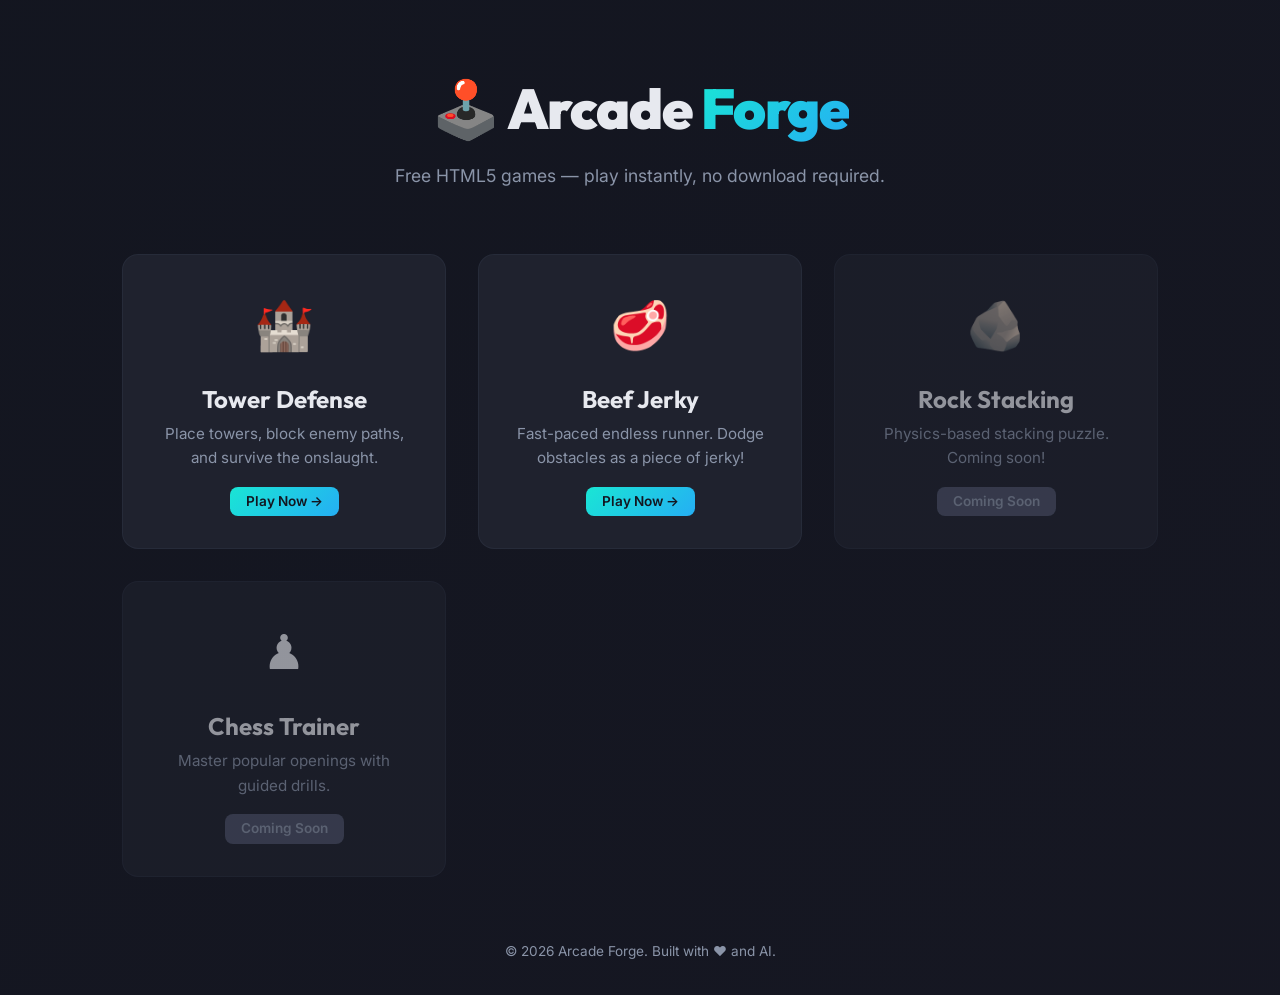
<file: index.html>
<!DOCTYPE html>
<html lang="en">
<head>
    <meta charset="UTF-8">
    <meta name="viewport" content="width=device-width, initial-scale=1.0">

    <!-- SEO: Descriptive title so search engines know what this site is about -->
    <title>Arcade Forge — Free HTML5 Browser Games</title>
    <meta name="description" content="Play free tower defense, puzzle, and strategy games right in your browser. No downloads, no fees — just fun.">

    <!-- Typography: Inter from Google Fonts for a clean, modern feel -->
    <link rel="preconnect" href="https://fonts.googleapis.com">
    <link rel="preconnect" href="https://fonts.gstatic.com" crossorigin>
    <link href="https://fonts.googleapis.com/css2?family=Inter:wght@400;600;800&family=Outfit:wght@700;900&display=swap" rel="stylesheet">

    <!-- Global stylesheet -->
    <link rel="stylesheet" href="styles/main.css">
</head>
<body>

    <!-- ========== HEADER ========== -->
    <header class="site-header">
        <div class="header-inner">
            <h1 class="logo">🕹️ Arcade <span class="logo-accent">Forge</span></h1>
            <p class="tagline">Free HTML5 games — play instantly, no download required.</p>
        </div>
    </header>

    <!-- ========== MAIN: Game Cards Grid ========== -->
    <main class="game-grid" id="game-grid">

        <!-- Game Card: Tower Defense -->
        <a href="games/td/index.html" class="game-card" id="card-tower-defense">
            <div class="card-icon">🏰</div>
            <h2 class="card-title">Tower Defense</h2>
            <p class="card-desc">Place towers, block enemy paths, and survive the onslaught.</p>
            <span class="card-badge">Play Now →</span>
        </a>

        <!-- Game Card: Beef Jerky -->
        <a href="games/beef_jerky/index.html" class="game-card" id="card-beef-jerky">
            <div class="card-icon">🥩</div>
            <h2 class="card-title">Beef Jerky</h2>
            <p class="card-desc">Fast-paced endless runner. Dodge obstacles as a piece of jerky!</p>
            <span class="card-badge">Play Now →</span>
        </a>

        <!-- Game Card: Placeholder for future Game 2 -->
        <div class="game-card game-card--locked" id="card-rock-stacking">
            <div class="card-icon">🪨</div>
            <h2 class="card-title">Rock Stacking</h2>
            <p class="card-desc">Physics-based stacking puzzle. Coming soon!</p>
            <span class="card-badge card-badge--locked">Coming Soon</span>
        </div>

        <!-- Game Card: Placeholder for future Game 3 -->
        <div class="game-card game-card--locked" id="card-chess-trainer">
            <div class="card-icon">♟️</div>
            <h2 class="card-title">Chess Trainer</h2>
            <p class="card-desc">Master popular openings with guided drills.</p>
            <span class="card-badge card-badge--locked">Coming Soon</span>
        </div>

    </main>

    <!-- ========== FOOTER ========== -->
    <footer class="site-footer">
        <p>&copy; 2026 Arcade Forge. Built with ❤️ and AI.</p>
    </footer>

</body>
</html>
</file>
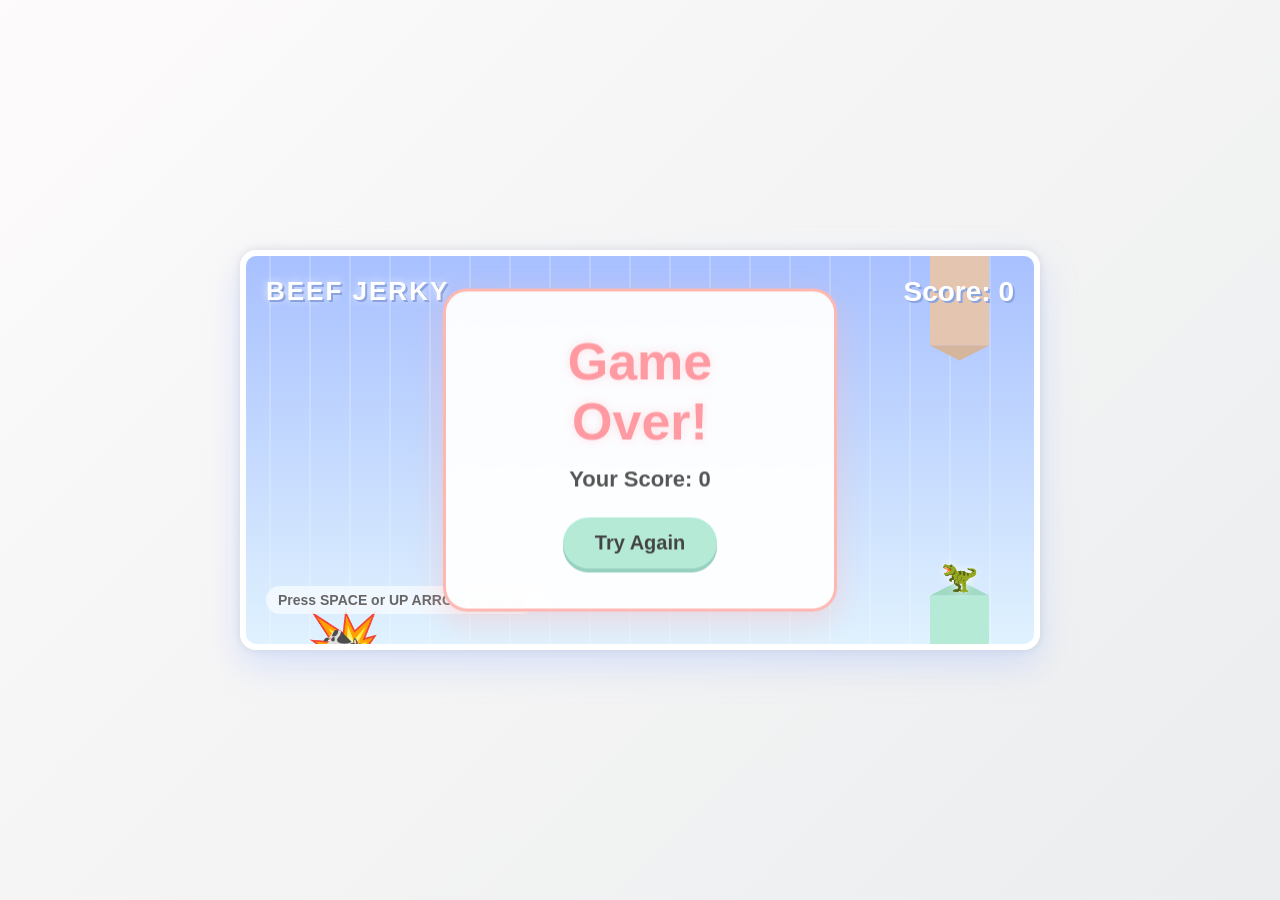
<file: games/beef_jerky/index.html>
<!DOCTYPE html>
<html lang="en">
<head>
    <meta charset="UTF-8">
    <meta name="viewport" content="width=device-width, initial-scale=1.0">
    <title>Beef Jerky Runner</title>
    <link rel="stylesheet" href="style.css">
</head>
<body>
    <div id="game-container">
        <canvas id="gameCanvas" width="800" height="400"></canvas>
        <div id="ui-layer">
            <h1 id="title">BEEF JERKY</h1>
            <p id="instructions">Press SPACE or UP ARROW to jump.</p>
            <p id="scoreDisplay">Score: 0</p>
            <div id="game-over" class="hidden">
                <h2>Game Over!</h2>
                <p>Your Score: <span id="final-score">0</span></p>
                <button id="restart-btn">Try Again</button>
            </div>
        </div>
    </div>
    <script src="main.js"></script>
</body>
</html>
</file>
<file: styles/main.css>
/* ==========================================================================
   ARCADE FORGE — Global Design System
   
   WHY a design system?  
   Instead of picking random colours per page, we define all our visual 
   "tokens" (colours, spacing, fonts) in one place. Every page then references 
   these tokens, guaranteeing a consistent look across the entire site.
   ========================================================================== */

/* ---------- CSS Custom Properties (Design Tokens) ---------- */
:root {
    /* Background: deep dark blue-grey for a premium "dark mode" feel */
    --bg-primary:    hsl(228, 25%, 10%);
    --bg-card:       hsl(228, 20%, 15%);
    --bg-card-hover: hsl(228, 20%, 20%);

    /* Text: off-white for readability against dark backgrounds */
    --text-primary:  hsl(220, 20%, 92%);
    --text-muted:    hsl(220, 15%, 60%);

    /* Accent: vibrant teal-cyan gradient for CTAs and highlights */
    --accent-start:  hsl(175, 80%, 50%);
    --accent-end:    hsl(200, 90%, 55%);
    --accent-glow:   hsla(185, 80%, 55%, 0.35);

    /* Locked / disabled state */
    --locked-badge:  hsl(228, 15%, 35%);

    /* Spacing scale (based on 8px grid) */
    --space-xs:  0.25rem;  /*  4px */
    --space-sm:  0.5rem;   /*  8px */
    --space-md:  1rem;     /* 16px */
    --space-lg:  2rem;     /* 32px */
    --space-xl:  4rem;     /* 64px */

    /* Typography */
    --font-body:    'Inter', system-ui, sans-serif;
    --font-display: 'Outfit', 'Inter', sans-serif;

    /* Border radius for that modern rounded-card look */
    --radius-sm: 8px;
    --radius-md: 16px;
    --radius-lg: 24px;

    /* Smooth transition timing */
    --ease-out: cubic-bezier(0.22, 1, 0.36, 1);
}


/* ---------- Reset & Base ---------- */
*,
*::before,
*::after {
    margin: 0;
    padding: 0;
    box-sizing: border-box;
}

html {
    /* WHY 100%? So rem values map cleanly to 16px base on all browsers */
    font-size: 100%;
    scroll-behavior: smooth;
}

body {
    font-family: var(--font-body);
    color: var(--text-primary);
    background: var(--bg-primary);
    line-height: 1.6;
    min-height: 100vh;
    display: flex;
    flex-direction: column;

    /* Subtle animated gradient background for visual depth */
    background: linear-gradient(
        135deg,
        var(--bg-primary) 0%,
        hsl(240, 20%, 12%) 50%,
        var(--bg-primary) 100%
    );
    background-size: 400% 400%;
    animation: bgShift 15s ease infinite;
}

/* WHY animate the background? A gently shifting gradient makes the page
   feel alive and premium without distracting from the content. */
@keyframes bgShift {
    0%   { background-position: 0% 50%; }
    50%  { background-position: 100% 50%; }
    100% { background-position: 0% 50%; }
}


/* ---------- Header ---------- */
.site-header {
    text-align: center;
    padding: var(--space-xl) var(--space-lg) var(--space-lg);
}

.header-inner {
    max-width: 700px;
    margin: 0 auto;
}

.logo {
    font-family: var(--font-display);
    font-weight: 900;
    font-size: clamp(2rem, 5vw, 3.5rem); /* Fluid sizing: grows with viewport */
    letter-spacing: -0.02em;
}

.logo-accent {
    /* Gradient text for the logo highlight word */
    background: linear-gradient(135deg, var(--accent-start), var(--accent-end));
    -webkit-background-clip: text;
    background-clip: text;
    -webkit-text-fill-color: transparent;
}

.tagline {
    color: var(--text-muted);
    font-size: 1.1rem;
    margin-top: var(--space-sm);
}


/* ---------- Game Grid ---------- */
.game-grid {
    display: grid;
    /* WHY minmax? The cards auto-fill the row, wrapping to the next line
       on smaller screens. No media queries needed for basic responsiveness. */
    grid-template-columns: repeat(auto-fill, minmax(280px, 1fr));
    gap: var(--space-lg);
    padding: var(--space-lg);
    max-width: 1100px;
    margin: 0 auto;
    flex: 1; /* Push footer to the bottom */
}


/* ---------- Game Card ---------- */
.game-card {
    background: var(--bg-card);
    border-radius: var(--radius-md);
    padding: var(--space-lg);
    text-decoration: none;
    color: var(--text-primary);
    display: flex;
    flex-direction: column;
    align-items: center;
    text-align: center;
    position: relative;
    overflow: hidden;
    transition:
        transform 0.4s var(--ease-out),
        box-shadow 0.4s var(--ease-out),
        background 0.3s var(--ease-out);

    /* Glassmorphism: subtle frosted-glass border */
    border: 1px solid hsla(220, 20%, 40%, 0.15);
}

/* WHY transform + box-shadow on hover? This "lift" effect makes
   the card feel physically interactive — like pressing a button. */
.game-card:hover {
    transform: translateY(-6px) scale(1.02);
    background: var(--bg-card-hover);
    box-shadow:
        0 12px 40px -8px var(--accent-glow),
        0 4px 16px -4px hsla(0, 0%, 0%, 0.4);
}

.game-card--locked {
    /* Locked cards don't respond to hover with the lift effect */
    cursor: default;
    opacity: 0.6;
}
.game-card--locked:hover {
    transform: none;
    box-shadow: none;
    background: var(--bg-card);
}

.card-icon {
    font-size: 3rem;
    margin-bottom: var(--space-md);
    /* Gentle float animation to add life */
    animation: float 3s ease-in-out infinite;
}

@keyframes float {
    0%, 100% { transform: translateY(0); }
    50%      { transform: translateY(-8px); }
}

.card-title {
    font-family: var(--font-display);
    font-weight: 700;
    font-size: 1.5rem;
    margin-bottom: var(--space-xs);
}

.card-desc {
    color: var(--text-muted);
    font-size: 0.95rem;
    margin-bottom: var(--space-md);
    flex: 1;
}

.card-badge {
    display: inline-block;
    padding: var(--space-xs) var(--space-md);
    border-radius: var(--radius-sm);
    font-weight: 600;
    font-size: 0.85rem;
    background: linear-gradient(135deg, var(--accent-start), var(--accent-end));
    color: var(--bg-primary);
    transition: box-shadow 0.3s var(--ease-out);
}

.game-card:hover .card-badge {
    box-shadow: 0 0 20px var(--accent-glow);
}

.card-badge--locked {
    background: var(--locked-badge);
    color: var(--text-muted);
}


/* ---------- Footer ---------- */
.site-footer {
    text-align: center;
    padding: var(--space-lg);
    color: var(--text-muted);
    font-size: 0.85rem;
}


/* ---------- Responsive Tweaks ---------- */
@media (max-width: 600px) {
    .site-header {
        padding: var(--space-lg) var(--space-md) var(--space-md);
    }
    .game-grid {
        padding: var(--space-md);
        gap: var(--space-md);
    }
}
</file>
<file: games/beef_jerky/style.css>
* {
    margin: 0;
    padding: 0;
    box-sizing: border-box;
    font-family: 'Inter', 'Segoe UI', Tahoma, Geneva, Verdana, sans-serif;
}

body {
    background-color: #E0F2FE;
    color: #333;
    display: flex;
    justify-content: center;
    align-items: center;
    height: 100vh;
    overflow: hidden;
    /* Soft pastel gradient for the whole page */
    background: linear-gradient(135deg, #FDFBFB 0%, #EBEDEE 100%);
}

#game-container {
    position: relative;
    width: 800px;
    height: 400px;
    border: 6px solid #FFF;
    border-radius: 16px;
    /* Pastel Sky Blue */
    background: linear-gradient(180deg, #A8C0FF 0%, #E0F2FE 100%);
    box-shadow: 0 15px 35px rgba(168, 192, 255, 0.4), 0 0 10px rgba(0,0,0,0.1);
    overflow: hidden;
}

#gameCanvas {
    display: block;
}

#ui-layer {
    position: absolute;
    top: 0;
    left: 0;
    width: 100%;
    height: 100%;
    pointer-events: none;
    padding: 20px;
}

#title {
    position: absolute;
    top: 20px;
    left: 20px;
    font-size: 26px;
    font-weight: 900;
    color: #fff;
    /* Soft contrasting shadow */
    text-shadow: 2px 2px 0px #8BA4E0, 0 0 10px rgba(255,255,255,0.7);
    letter-spacing: 2px;
}

#instructions {
    position: absolute;
    bottom: 30px;
    left: 20px;
    font-size: 14px;
    color: #666;
    background: rgba(255, 255, 255, 0.6);
    padding: 6px 12px;
    border-radius: 20px;
    font-weight: 600;
    backdrop-filter: blur(4px);
}

#scoreDisplay {
    position: absolute;
    top: 20px;
    right: 20px;
    font-size: 28px;
    font-weight: 900;
    color: #fff;
    text-shadow: 2px 2px 0px #8BA4E0;
}

#game-over {
    position: absolute;
    top: 50%;
    left: 50%;
    transform: translate(-50%, -50%);
    background: rgba(255, 255, 255, 0.95);
    padding: 40px 60px;
    border-radius: 24px;
    text-align: center;
    border: 3px solid #FFB7B2;
    pointer-events: auto;
    backdrop-filter: blur(10px);
    transition: opacity 0.3s ease;
    box-shadow: 0 10px 30px rgba(255, 183, 178, 0.4);
}

#game-over h2 {
    font-size: 52px;
    color: #FF9AA2;
    margin-bottom: 15px;
    text-shadow: 0 0 10px rgba(255, 154, 162, 0.3);
}

#game-over p {
    font-size: 22px;
    margin-bottom: 25px;
    color: #555;
    font-weight: 600;
}

#restart-btn {
    background: #B5EAD7;
    color: #444;
    border: none;
    padding: 14px 32px;
    font-size: 20px;
    font-weight: 800;
    border-radius: 30px;
    cursor: pointer;
    transition: all 0.2s ease;
    box-shadow: 0 4px 0 #97D0BE;
}

#restart-btn:hover {
    background: #C7F2E2;
    transform: translateY(-2px);
    box-shadow: 0 6px 0 #97D0BE;
}

#restart-btn:active {
    transform: translateY(2px);
    box-shadow: 0 2px 0 #97D0BE;
}

.hidden {
    opacity: 0;
    pointer-events: none !important;
}
</file>
